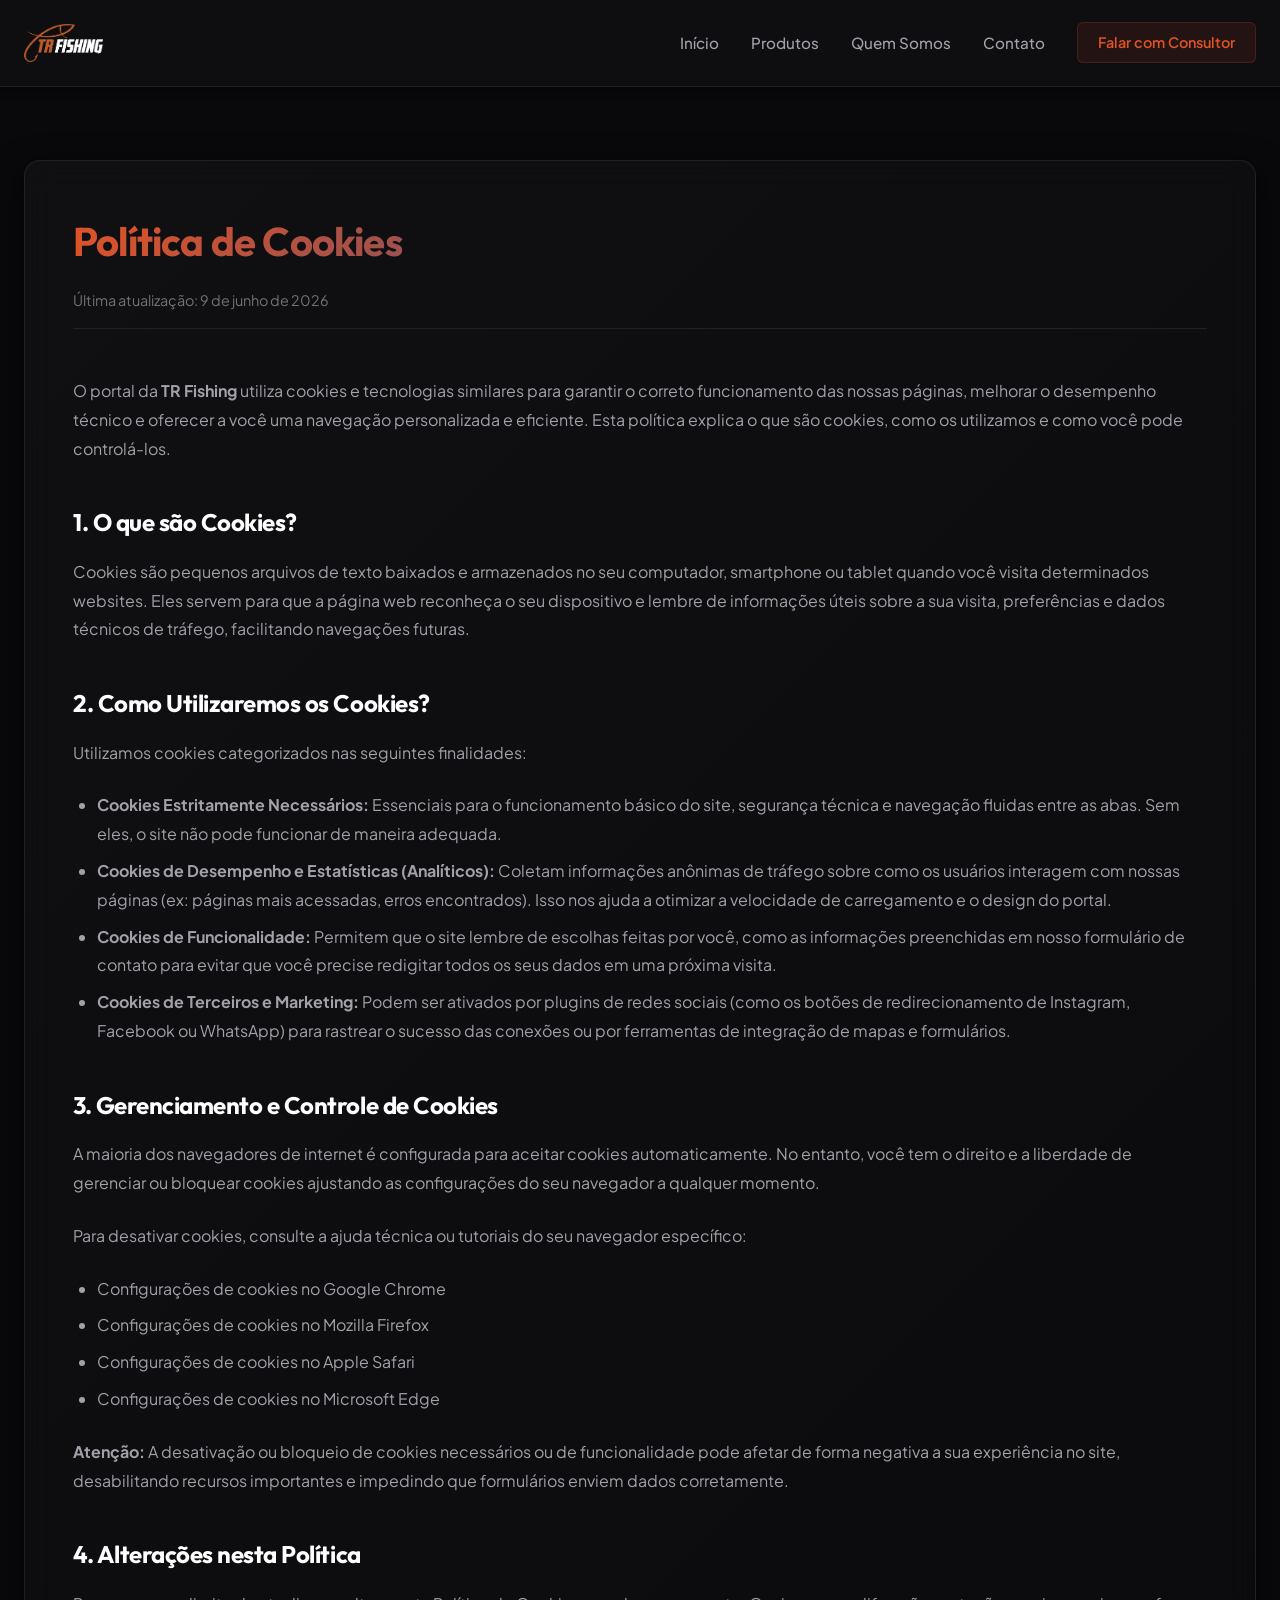
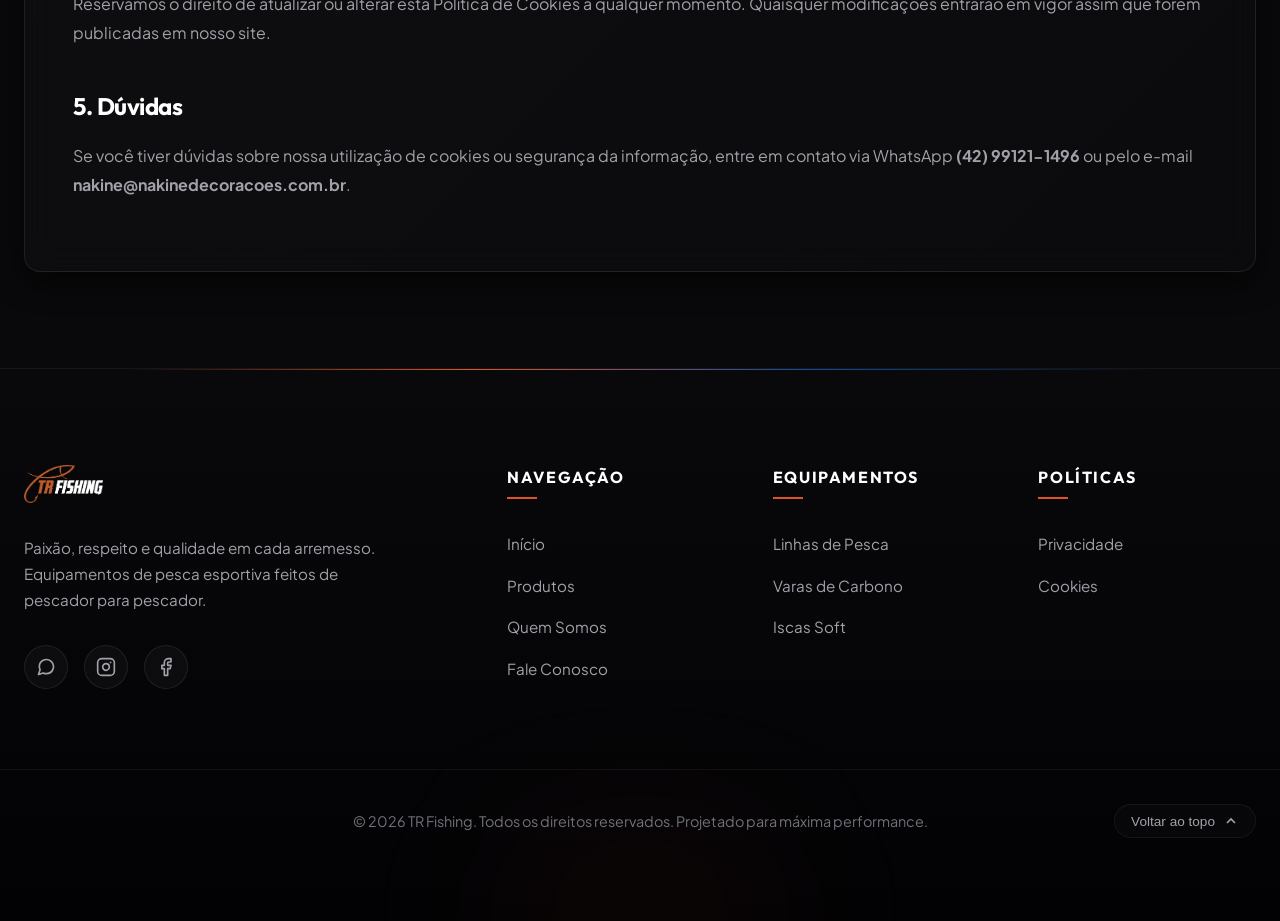
<file: politica-cookies.html>
<!DOCTYPE html>
<html lang="pt-BR">
<head>
    <meta charset="UTF-8">
    <meta name="viewport" content="width=device-width, initial-scale=1.0">
    <title>Política de Cookies | TR Fishing</title>
    <meta name="description" content="Política de Cookies da TR Fishing. Saiba quais cookies utilizamos e como gerenciar suas preferências de navegação.">
    <meta name="robots" content="noindex, follow">
    
    <!-- Fonts -->
    <link rel="preconnect" href="https://fonts.googleapis.com">
    <link rel="preconnect" href="https://fonts.gstatic.com" crossorigin>
    <link href="https://fonts.googleapis.com/css2?family=Outfit:wght@300;400;500;600;700;800&family=Plus+Jakarta+Sans:wght@300;400;500;600;700&display=swap" rel="stylesheet">
    
    <!-- Favicon -->
    <link rel="icon" type="image/webp" href="assets/favicon.webp?v=2">

    <link rel="stylesheet" href="index.css">
    <style>
        .policy-container {
            padding-top: 10rem;
            padding-bottom: 6rem;
        }
        .policy-card {
            background: var(--grad-glass);
            border: 1px solid var(--color-border);
            border-radius: 16px;
            padding: 3rem;
            backdrop-filter: blur(16px);
            box-shadow: var(--shadow-md);
        }
        .policy-title {
            font-size: 2.5rem;
            margin-bottom: 1rem;
            background: var(--grad-primary);
            -webkit-background-clip: text;
            -webkit-text-fill-color: transparent;
            background-clip: text;
        }
        .policy-meta {
            color: var(--color-text-muted);
            font-size: 0.9rem;
            margin-bottom: 3rem;
            border-bottom: 1px solid var(--color-border);
            padding-bottom: 1rem;
        }
        .policy-content h2 {
            font-size: 1.5rem;
            color: #fff;
            margin-top: 2.5rem;
            margin-bottom: 1rem;
        }
        .policy-content p {
            color: var(--color-text-secondary);
            font-size: 1rem;
            line-height: 1.8;
            margin-bottom: 1.5rem;
        }
        .policy-content ul {
            list-style: disc;
            margin-left: 1.5rem;
            margin-bottom: 1.5rem;
            color: var(--color-text-secondary);
        }
        .policy-content li {
            font-size: 1rem;
            line-height: 1.8;
            margin-bottom: 0.5rem;
        }
        @media (max-width: 768px) {
            .policy-card {
                padding: 1.5rem;
            }
            .policy-title {
                font-size: 2rem;
            }
        }
    </style>
</head>
<body>

    <!-- Header / Navbar -->
    <header class="navbar-header scrolled" id="navbar">
        <div class="nav-container">
            <a href="index.html#home" class="logo-area">
                <img src="assets/logo.webp" alt="TR Fishing Logo" class="logo-img">
            </a>
            
            <button class="mobile-toggle" id="mobile-toggle" aria-label="Abrir Menu">
                <svg class="burger-icon" viewBox="0 0 24 24" width="24" height="24">
                    <line x1="4" y1="6" x2="20" y2="6" stroke="currentColor" stroke-width="2" stroke-linecap="round"/>
                    <line x1="4" y1="12" x2="20" y2="12" stroke="currentColor" stroke-width="2" stroke-linecap="round"/>
                    <line x1="4" y1="18" x2="20" y2="18" stroke="currentColor" stroke-width="2" stroke-linecap="round"/>
                </svg>
            </button>

            <nav class="nav-menu" id="nav-menu">
                <a href="index.html#home" class="nav-link">Início</a>
                <a href="index.html#produtos" class="nav-link">Produtos</a>
                <a href="index.html#quem-somos" class="nav-link">Quem Somos</a>
                <a href="index.html#contato" class="nav-link">Contato</a>
                <a href="https://wa.me/5542991211496?text=Olá,%20gostaria%20de%20falar%20com%20um%20consultor%20da%20TR%20Fishing." target="_blank" class="nav-cta">
                    Falar com Consultor
                </a>
            </nav>
        </div>
    </header>

    <!-- Content Area -->
    <main class="policy-container container">
        <article class="policy-card">
            <h1 class="policy-title">Política de Cookies</h1>
            <div class="policy-meta">Última atualização: 9 de junho de 2026</div>
            
            <div class="policy-content">
                <p>O portal da <strong>TR Fishing</strong> utiliza cookies e tecnologias similares para garantir o correto funcionamento das nossas páginas, melhorar o desempenho técnico e oferecer a você uma navegação personalizada e eficiente. Esta política explica o que são cookies, como os utilizamos e como você pode controlá-los.</p>
                
                <h2>1. O que são Cookies?</h2>
                <p>Cookies são pequenos arquivos de texto baixados e armazenados no seu computador, smartphone ou tablet quando você visita determinados websites. Eles servem para que a página web reconheça o seu dispositivo e lembre de informações úteis sobre a sua visita, preferências e dados técnicos de tráfego, facilitando navegações futuras.</p>

                <h2>2. Como Utilizaremos os Cookies?</h2>
                <p>Utilizamos cookies categorizados nas seguintes finalidades:</p>
                <ul>
                    <li><strong>Cookies Estritamente Necessários:</strong> Essenciais para o funcionamento básico do site, segurança técnica e navegação fluidas entre as abas. Sem eles, o site não pode funcionar de maneira adequada.</li>
                    <li><strong>Cookies de Desempenho e Estatísticas (Analíticos):</strong> Coletam informações anônimas de tráfego sobre como os usuários interagem com nossas páginas (ex: páginas mais acessadas, erros encontrados). Isso nos ajuda a otimizar a velocidade de carregamento e o design do portal.</li>
                    <li><strong>Cookies de Funcionalidade:</strong> Permitem que o site lembre de escolhas feitas por você, como as informações preenchidas em nosso formulário de contato para evitar que você precise redigitar todos os seus dados em uma próxima visita.</li>
                    <li><strong>Cookies de Terceiros e Marketing:</strong> Podem ser ativados por plugins de redes sociais (como os botões de redirecionamento de Instagram, Facebook ou WhatsApp) para rastrear o sucesso das conexões ou por ferramentas de integração de mapas e formulários.</li>
                </ul>

                <h2>3. Gerenciamento e Controle de Cookies</h2>
                <p>A maioria dos navegadores de internet é configurada para aceitar cookies automaticamente. No entanto, você tem o direito e a liberdade de gerenciar ou bloquear cookies ajustando as configurações do seu navegador a qualquer momento.</p>
                <p>Para desativar cookies, consulte a ajuda técnica ou tutoriais do seu navegador específico:</p>
                <ul>
                    <li><a href="https://support.google.com/chrome/answer/95647?hl=pt-BR" target="_blank" rel="noopener noreferrer">Configurações de cookies no Google Chrome</a></li>
                    <li><a href="https://support.mozilla.org/pt-BR/kb/gerencie-configuracoes-de-armazenamento-local-de-s" target="_blank" rel="noopener noreferrer">Configurações de cookies no Mozilla Firefox</a></li>
                    <li><a href="https://support.apple.com/pt-br/guide/safari/sfri11471/mac" target="_blank" rel="noopener noreferrer">Configurações de cookies no Apple Safari</a></li>
                    <li><a href="https://support.microsoft.com/pt-br/windows/excluir-e-gerenciar-cookies-168dab11-0753-043d-7c16-ede5947fc64d" target="_blank" rel="noopener noreferrer">Configurações de cookies no Microsoft Edge</a></li>
                </ul>
                <p><strong>Atenção:</strong> A desativação ou bloqueio de cookies necessários ou de funcionalidade pode afetar de forma negativa a sua experiência no site, desabilitando recursos importantes e impedindo que formulários enviem dados corretamente.</p>

                <h2>4. Alterações nesta Política</h2>
                <p>Reservamos o direito de atualizar ou alterar esta Política de Cookies a qualquer momento. Quaisquer modificações entrarão em vigor assim que forem publicadas em nosso site.</p>

                <h2>5. Dúvidas</h2>
                <p>Se você tiver dúvidas sobre nossa utilização de cookies ou segurança da informação, entre em contato via WhatsApp <strong>(42) 99121-1496</strong> ou pelo e-mail <strong>nakine@nakinedecoracoes.com.br</strong>.</p>
            </div>
        </article>
    </main>

    <!-- Footer -->
    <footer class="footer">
        <div class="footer-top-line"></div>
        <div class="container footer-grid">
            <div class="footer-brand">
                <a href="index.html#home" class="logo-area">
                    <img src="assets/logo.webp" alt="TR Fishing Logo" class="logo-img">
                </a>
                <p class="footer-desc">Paixão, respeito e qualidade em cada arremesso. Equipamentos de pesca esportiva feitos de pescador para pescador.</p>
                <div class="footer-socials">
                    <a href="https://wa.me/5542991211496" target="_blank" aria-label="WhatsApp">
                        <svg viewBox="0 0 24 24" width="20" height="20" fill="none" stroke="currentColor" stroke-width="2" stroke-linecap="round" stroke-linejoin="round"><path d="M21 11.5a8.38 8.38 0 0 1-.9 3.8 8.5 8.5 0 0 1-7.6 4.7 8.38 8.38 0 0 1-3.8-.9L3 21l1.9-5.7a8.38 8.38 0 0 1-.9-3.8 8.5 8.5 0 0 1 4.7-7.6 8.38 8.38 0 0 1 3.8-.9h.5a8.48 8.48 0 0 1 8 8v.5z"/></svg>
                    </a>
                    <a href="https://www.instagram.com/tr_fishing_oficial" target="_blank" aria-label="Instagram">
                        <svg viewBox="0 0 24 24" width="20" height="20" fill="none" stroke="currentColor" stroke-width="2" stroke-linecap="round" stroke-linejoin="round"><rect x="2" y="2" width="20" height="20" rx="5" ry="5"/><path d="M16 11.37A4 4 0 1 1 12.63 8 4 4 0 0 1 16 11.37z"/><line x1="17.5" y1="6.5" x2="17.51" y2="6.5"/></svg>
                    </a>
                    <a href="https://www.facebook.com/trfishing" target="_blank" aria-label="Facebook">
                        <svg viewBox="0 0 24 24" width="20" height="20" fill="none" stroke="currentColor" stroke-width="2" stroke-linecap="round" stroke-linejoin="round"><path d="M18 2h-3a5 5 0 0 0-5 5v3H7v4h3v8h4v-8h3l1-4h-4V7a1 1 0 0 1 1-1h3z"/></svg>
                    </a>
                </div>
            </div>
            
            <div class="footer-links footer-nav">
                <h4>Navegação</h4>
                <ul>
                    <li><a href="index.html#home">Início</a></li>
                    <li><a href="index.html#produtos">Produtos</a></li>
                    <li><a href="index.html#quem-somos">Quem Somos</a></li>
                    <li><a href="index.html#contato">Fale Conosco</a></li>
                </ul>
            </div>

            <div class="footer-links footer-equip">
                <h4>Equipamentos</h4>
                <ul>
                    <li><a href="index.html#produtos" onclick="filterCatalog('linhas')">Linhas de Pesca</a></li>
                    <li><a href="index.html#produtos" onclick="filterCatalog('varas')">Varas de Carbono</a></li>
                    <li><a href="index.html#produtos" onclick="filterCatalog('iscas')">Iscas Soft</a></li>
                </ul>
            </div>

            <div class="footer-links footer-policies">
                <h4>Políticas</h4>
                <ul>
                    <li><a href="politica-privacidade.html">Privacidade</a></li>
                    <li><a href="politica-cookies.html">Cookies</a></li>
                </ul>
            </div>
        </div>

        <div class="footer-bottom">
            <div class="container footer-bottom-content">
                <p>&copy; <span id="current-year">2026</span> TR Fishing. Todos os direitos reservados. <span class="footer-credit">Projetado para máxima performance.</span></p>
                <button class="btn-back-to-top" onclick="window.scrollTo({top: 0, behavior: 'smooth'})" aria-label="Voltar ao topo">
                    Voltar ao topo
                    <svg viewBox="0 0 24 24" width="16" height="16" fill="none" stroke="currentColor" stroke-width="2.5"><polyline points="18 15 12 9 6 15"/></svg>
                </button>
            </div>
        </div>
    </footer>

    <script>
        // Stub for filterCatalog to avoid errors on pages other than index.html
        window.filterCatalog = function(category) {
            window.location.href = 'index.html#produtos';
            localStorage.setItem('filterCategory', category);
        };
        // Dynamic year in footer and mobile menu setup
        document.addEventListener('DOMContentLoaded', () => {
            const yearSpan = document.getElementById('current-year');
            if (yearSpan) {
                yearSpan.textContent = new Date().getFullYear();
            }

            // Mobile Navigation Menu Toggle
            const mobileToggle = document.getElementById('mobile-toggle');
            const navMenu = document.getElementById('nav-menu');

            if (mobileToggle && navMenu) {
                mobileToggle.addEventListener('click', () => {
                    navMenu.classList.toggle('open');
                });

                document.addEventListener('click', (e) => {
                    if (!navMenu.contains(e.target) && !mobileToggle.contains(e.target)) {
                        navMenu.classList.remove('open');
                    }
                });
            }
        });
    </script>
</body>
</html>
</file>
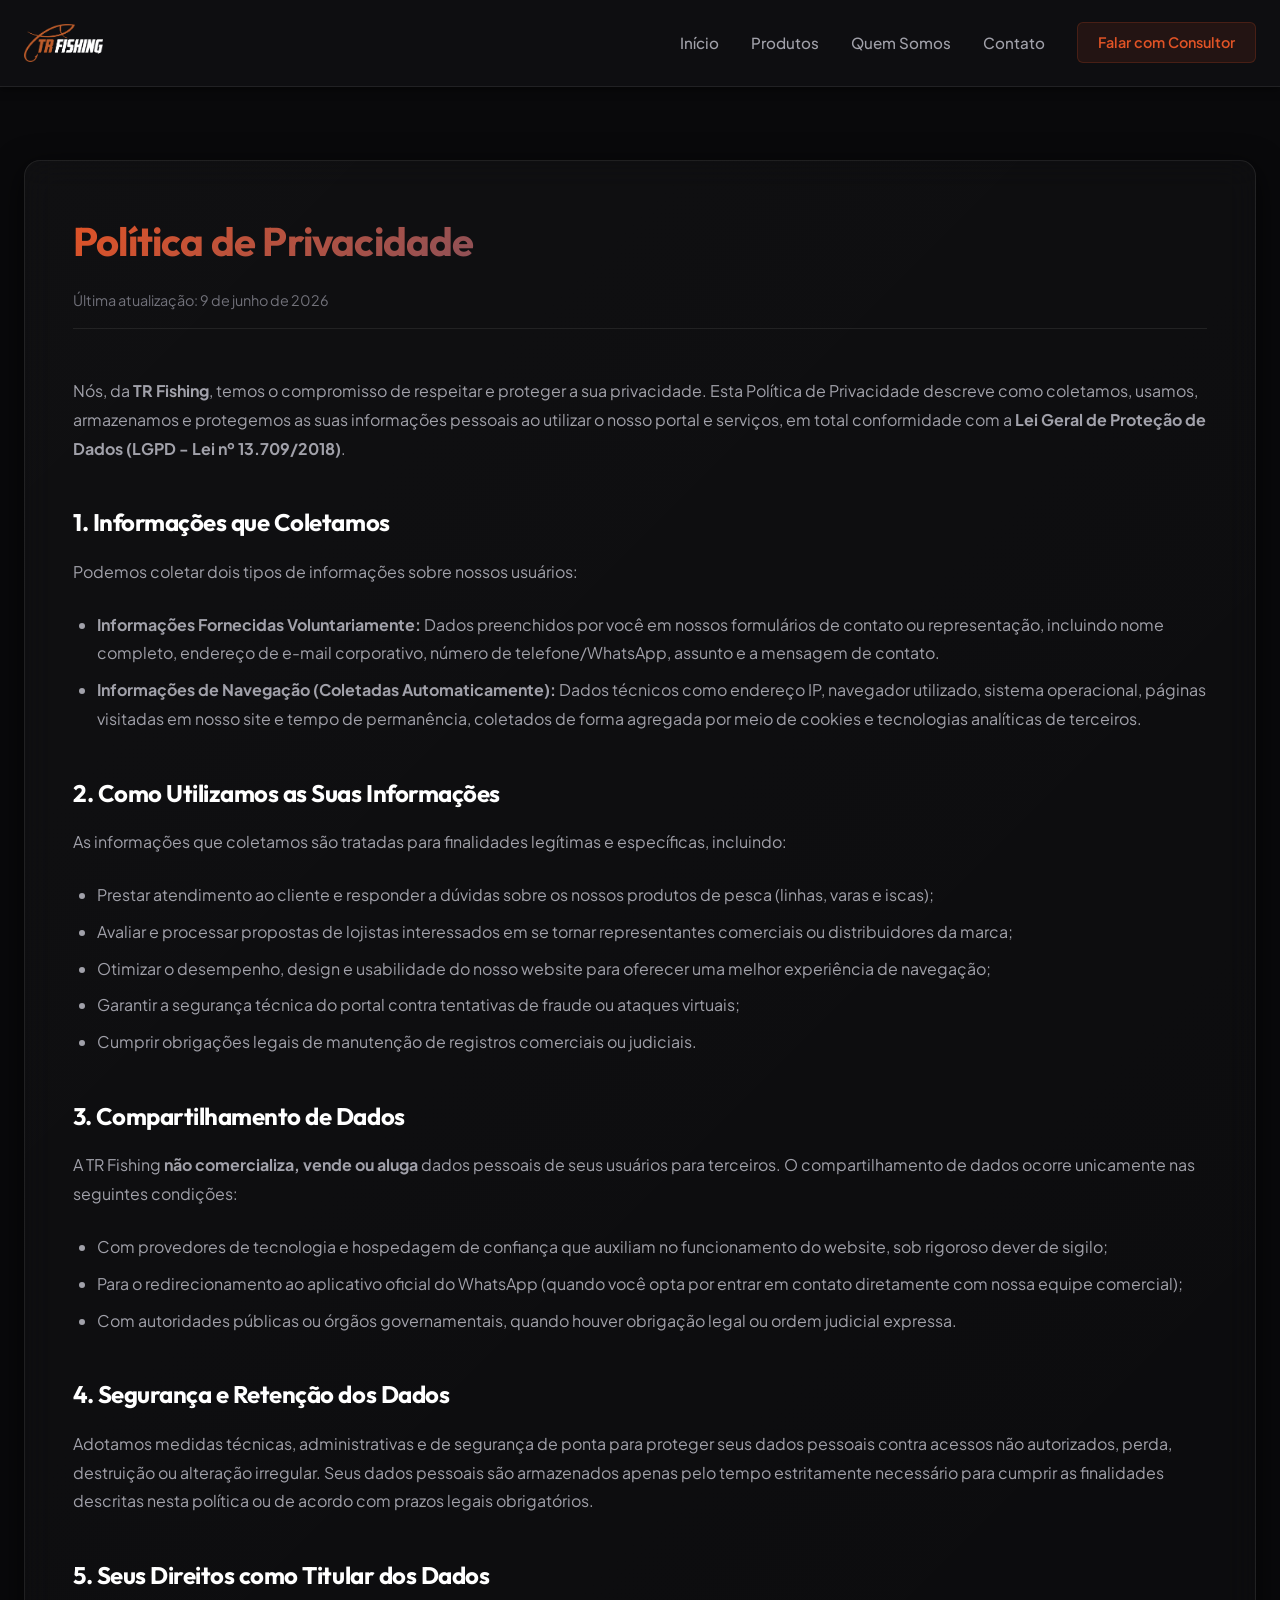
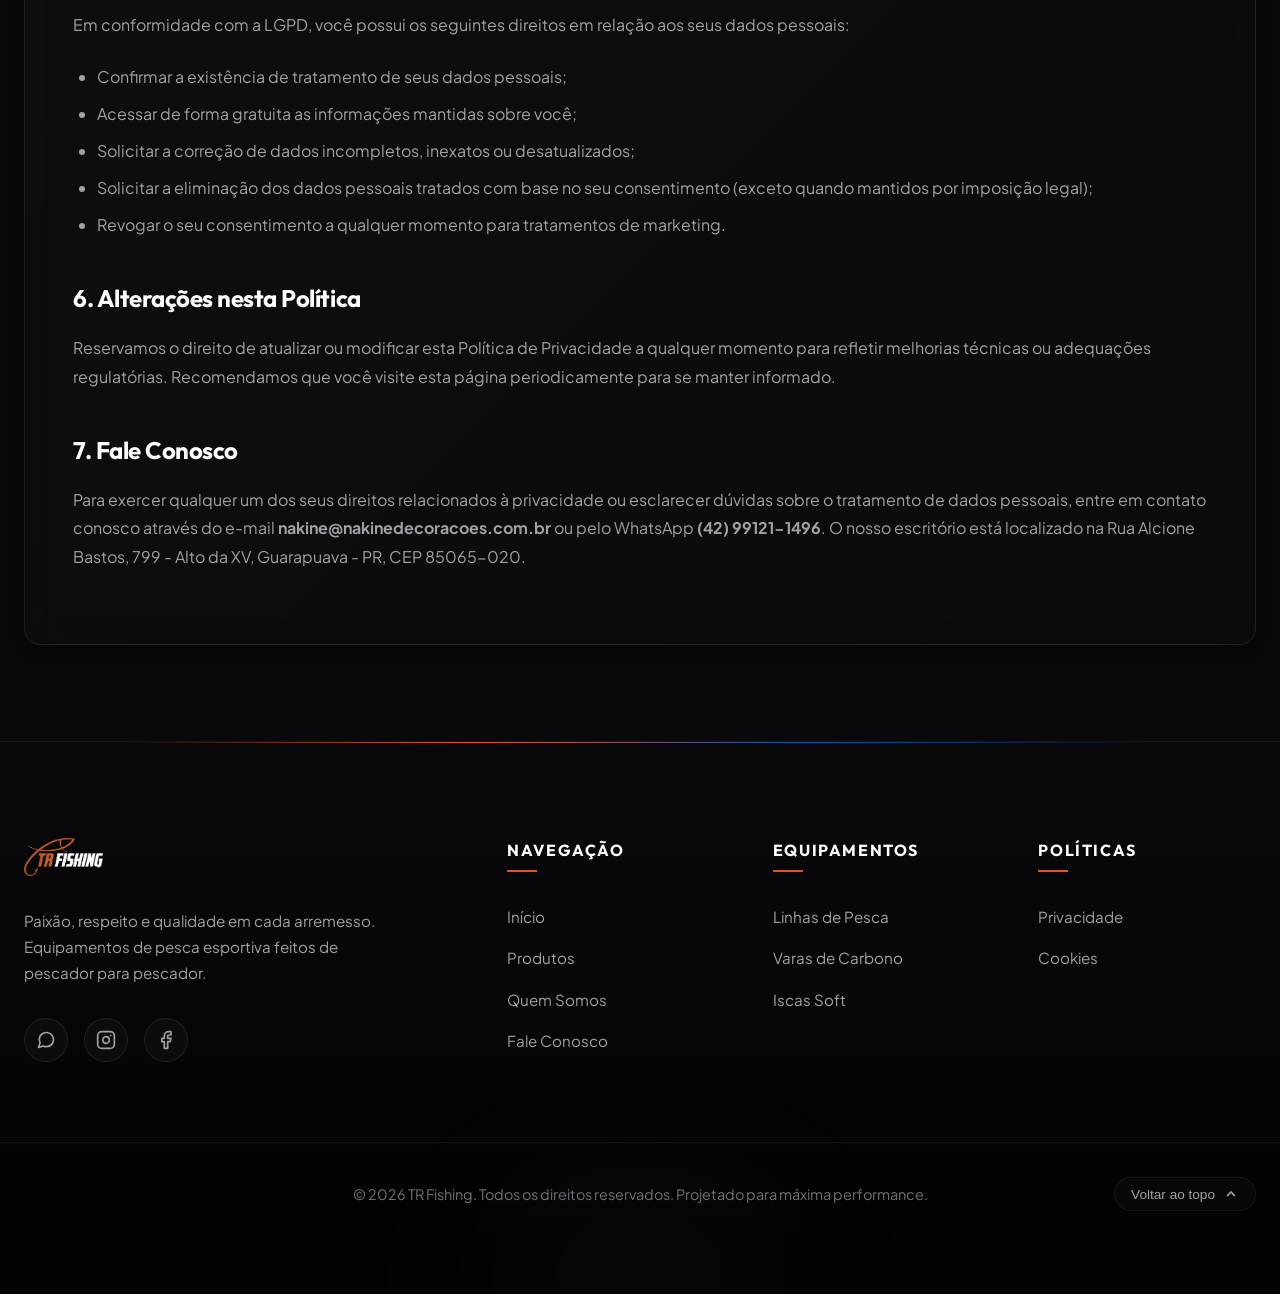
<file: politica-privacidade.html>
<!DOCTYPE html>
<html lang="pt-BR">
<head>
    <meta charset="UTF-8">
    <meta name="viewport" content="width=device-width, initial-scale=1.0">
    <title>Política de Privacidade | TR Fishing</title>
    <meta name="description" content="Política de Privacidade e Proteção de Dados da TR Fishing. Saiba como coletamos, usamos e protegemos seus dados pessoais de acordo com a LGPD.">
    <meta name="robots" content="noindex, follow">
    
    <!-- Fonts -->
    <link rel="preconnect" href="https://fonts.googleapis.com">
    <link rel="preconnect" href="https://fonts.gstatic.com" crossorigin>
    <link href="https://fonts.googleapis.com/css2?family=Outfit:wght@300;400;500;600;700;800&family=Plus+Jakarta+Sans:wght@300;400;500;600;700&display=swap" rel="stylesheet">
    
    <!-- Favicon -->
    <link rel="icon" type="image/webp" href="assets/favicon.webp?v=2">

    <link rel="stylesheet" href="index.css">
    <style>
        .policy-container {
            padding-top: 10rem;
            padding-bottom: 6rem;
        }
        .policy-card {
            background: var(--grad-glass);
            border: 1px solid var(--color-border);
            border-radius: 16px;
            padding: 3rem;
            backdrop-filter: blur(16px);
            box-shadow: var(--shadow-md);
        }
        .policy-title {
            font-size: 2.5rem;
            margin-bottom: 1rem;
            background: var(--grad-primary);
            -webkit-background-clip: text;
            -webkit-text-fill-color: transparent;
            background-clip: text;
        }
        .policy-meta {
            color: var(--color-text-muted);
            font-size: 0.9rem;
            margin-bottom: 3rem;
            border-bottom: 1px solid var(--color-border);
            padding-bottom: 1rem;
        }
        .policy-content h2 {
            font-size: 1.5rem;
            color: #fff;
            margin-top: 2.5rem;
            margin-bottom: 1rem;
        }
        .policy-content p {
            color: var(--color-text-secondary);
            font-size: 1rem;
            line-height: 1.8;
            margin-bottom: 1.5rem;
        }
        .policy-content ul {
            list-style: disc;
            margin-left: 1.5rem;
            margin-bottom: 1.5rem;
            color: var(--color-text-secondary);
        }
        .policy-content li {
            font-size: 1rem;
            line-height: 1.8;
            margin-bottom: 0.5rem;
        }
        @media (max-width: 768px) {
            .policy-card {
                padding: 1.5rem;
            }
            .policy-title {
                font-size: 2rem;
            }
        }
    </style>
</head>
<body>

    <!-- Header / Navbar -->
    <header class="navbar-header scrolled" id="navbar">
        <div class="nav-container">
            <a href="index.html#home" class="logo-area">
                <img src="assets/logo.webp" alt="TR Fishing Logo" class="logo-img">
            </a>
            
            <button class="mobile-toggle" id="mobile-toggle" aria-label="Abrir Menu">
                <svg class="burger-icon" viewBox="0 0 24 24" width="24" height="24">
                    <line x1="4" y1="6" x2="20" y2="6" stroke="currentColor" stroke-width="2" stroke-linecap="round"/>
                    <line x1="4" y1="12" x2="20" y2="12" stroke="currentColor" stroke-width="2" stroke-linecap="round"/>
                    <line x1="4" y1="18" x2="20" y2="18" stroke="currentColor" stroke-width="2" stroke-linecap="round"/>
                </svg>
            </button>

            <nav class="nav-menu" id="nav-menu">
                <a href="index.html#home" class="nav-link">Início</a>
                <a href="index.html#produtos" class="nav-link">Produtos</a>
                <a href="index.html#quem-somos" class="nav-link">Quem Somos</a>
                <a href="index.html#contato" class="nav-link">Contato</a>
                <a href="https://wa.me/5542991211496?text=Olá,%20gostaria%20de%20falar%20com%20um%20consultor%20da%20TR%20Fishing." target="_blank" class="nav-cta">
                    Falar com Consultor
                </a>
            </nav>
        </div>
    </header>

    <!-- Content Area -->
    <main class="policy-container container">
        <article class="policy-card">
            <h1 class="policy-title">Política de Privacidade</h1>
            <div class="policy-meta">Última atualização: 9 de junho de 2026</div>
            
            <div class="policy-content">
                <p>Nós, da <strong>TR Fishing</strong>, temos o compromisso de respeitar e proteger a sua privacidade. Esta Política de Privacidade descreve como coletamos, usamos, armazenamos e protegemos as suas informações pessoais ao utilizar o nosso portal e serviços, em total conformidade com a <strong>Lei Geral de Proteção de Dados (LGPD - Lei nº 13.709/2018)</strong>.</p>
                
                <h2>1. Informações que Coletamos</h2>
                <p>Podemos coletar dois tipos de informações sobre nossos usuários:</p>
                <ul>
                    <li><strong>Informações Fornecidas Voluntariamente:</strong> Dados preenchidos por você em nossos formulários de contato ou representação, incluindo nome completo, endereço de e-mail corporativo, número de telefone/WhatsApp, assunto e a mensagem de contato.</li>
                    <li><strong>Informações de Navegação (Coletadas Automaticamente):</strong> Dados técnicos como endereço IP, navegador utilizado, sistema operacional, páginas visitadas em nosso site e tempo de permanência, coletados de forma agregada por meio de cookies e tecnologias analíticas de terceiros.</li>
                </ul>

                <h2>2. Como Utilizamos as Suas Informações</h2>
                <p>As informações que coletamos são tratadas para finalidades legítimas e específicas, incluindo:</p>
                <ul>
                    <li>Prestar atendimento ao cliente e responder a dúvidas sobre os nossos produtos de pesca (linhas, varas e iscas);</li>
                    <li>Avaliar e processar propostas de lojistas interessados em se tornar representantes comerciais ou distribuidores da marca;</li>
                    <li>Otimizar o desempenho, design e usabilidade do nosso website para oferecer uma melhor experiência de navegação;</li>
                    <li>Garantir a segurança técnica do portal contra tentativas de fraude ou ataques virtuais;</li>
                    <li>Cumprir obrigações legais de manutenção de registros comerciais ou judiciais.</li>
                </ul>

                <h2>3. Compartilhamento de Dados</h2>
                <p>A TR Fishing <strong>não comercializa, vende ou aluga</strong> dados pessoais de seus usuários para terceiros. O compartilhamento de dados ocorre unicamente nas seguintes condições:</p>
                <ul>
                    <li>Com provedores de tecnologia e hospedagem de confiança que auxiliam no funcionamento do website, sob rigoroso dever de sigilo;</li>
                    <li>Para o redirecionamento ao aplicativo oficial do WhatsApp (quando você opta por entrar em contato diretamente com nossa equipe comercial);</li>
                    <li>Com autoridades públicas ou órgãos governamentais, quando houver obrigação legal ou ordem judicial expressa.</li>
                </ul>

                <h2>4. Segurança e Retenção dos Dados</h2>
                <p>Adotamos medidas técnicas, administrativas e de segurança de ponta para proteger seus dados pessoais contra acessos não autorizados, perda, destruição ou alteração irregular. Seus dados pessoais são armazenados apenas pelo tempo estritamente necessário para cumprir as finalidades descritas nesta política ou de acordo com prazos legais obrigatórios.</p>

                <h2>5. Seus Direitos como Titular dos Dados</h2>
                <p>Em conformidade com a LGPD, você possui os seguintes direitos em relação aos seus dados pessoais:</p>
                <ul>
                    <li>Confirmar a existência de tratamento de seus dados pessoais;</li>
                    <li>Acessar de forma gratuita as informações mantidas sobre você;</li>
                    <li>Solicitar a correção de dados incompletos, inexatos ou desatualizados;</li>
                    <li>Solicitar a eliminação dos dados pessoais tratados com base no seu consentimento (exceto quando mantidos por imposição legal);</li>
                    <li>Revogar o seu consentimento a qualquer momento para tratamentos de marketing.</li>
                </ul>

                <h2>6. Alterações nesta Política</h2>
                <p>Reservamos o direito de atualizar ou modificar esta Política de Privacidade a qualquer momento para refletir melhorias técnicas ou adequações regulatórias. Recomendamos que você visite esta página periodicamente para se manter informado.</p>

                <h2>7. Fale Conosco</h2>
                <p>Para exercer qualquer um dos seus direitos relacionados à privacidade ou esclarecer dúvidas sobre o tratamento de dados pessoais, entre em contato conosco através do e-mail <strong>nakine@nakinedecoracoes.com.br</strong> ou pelo WhatsApp <strong>(42) 99121-1496</strong>. O nosso escritório está localizado na Rua Alcione Bastos, 799 - Alto da XV, Guarapuava - PR, CEP 85065-020.</p>
            </div>
        </article>
    </main>

    <!-- Footer -->
    <footer class="footer">
        <div class="footer-top-line"></div>
        <div class="container footer-grid">
            <div class="footer-brand">
                <a href="index.html#home" class="logo-area">
                    <img src="assets/logo.webp" alt="TR Fishing Logo" class="logo-img">
                </a>
                <p class="footer-desc">Paixão, respeito e qualidade em cada arremesso. Equipamentos de pesca esportiva feitos de pescador para pescador.</p>
                <div class="footer-socials">
                    <a href="https://wa.me/5542991211496" target="_blank" aria-label="WhatsApp">
                        <svg viewBox="0 0 24 24" width="20" height="20" fill="none" stroke="currentColor" stroke-width="2" stroke-linecap="round" stroke-linejoin="round"><path d="M21 11.5a8.38 8.38 0 0 1-.9 3.8 8.5 8.5 0 0 1-7.6 4.7 8.38 8.38 0 0 1-3.8-.9L3 21l1.9-5.7a8.38 8.38 0 0 1-.9-3.8 8.5 8.5 0 0 1 4.7-7.6 8.38 8.38 0 0 1 3.8-.9h.5a8.48 8.48 0 0 1 8 8v.5z"/></svg>
                    </a>
                    <a href="https://www.instagram.com/tr_fishing_oficial" target="_blank" aria-label="Instagram">
                        <svg viewBox="0 0 24 24" width="20" height="20" fill="none" stroke="currentColor" stroke-width="2" stroke-linecap="round" stroke-linejoin="round"><rect x="2" y="2" width="20" height="20" rx="5" ry="5"/><path d="M16 11.37A4 4 0 1 1 12.63 8 4 4 0 0 1 16 11.37z"/><line x1="17.5" y1="6.5" x2="17.51" y2="6.5"/></svg>
                    </a>
                    <a href="https://www.facebook.com/trfishing" target="_blank" aria-label="Facebook">
                        <svg viewBox="0 0 24 24" width="20" height="20" fill="none" stroke="currentColor" stroke-width="2" stroke-linecap="round" stroke-linejoin="round"><path d="M18 2h-3a5 5 0 0 0-5 5v3H7v4h3v8h4v-8h3l1-4h-4V7a1 1 0 0 1 1-1h3z"/></svg>
                    </a>
                </div>
            </div>
            
            <div class="footer-links footer-nav">
                <h4>Navegação</h4>
                <ul>
                    <li><a href="index.html#home">Início</a></li>
                    <li><a href="index.html#produtos">Produtos</a></li>
                    <li><a href="index.html#quem-somos">Quem Somos</a></li>
                    <li><a href="index.html#contato">Fale Conosco</a></li>
                </ul>
            </div>

            <div class="footer-links footer-equip">
                <h4>Equipamentos</h4>
                <ul>
                    <li><a href="index.html#produtos" onclick="filterCatalog('linhas')">Linhas de Pesca</a></li>
                    <li><a href="index.html#produtos" onclick="filterCatalog('varas')">Varas de Carbono</a></li>
                    <li><a href="index.html#produtos" onclick="filterCatalog('iscas')">Iscas Soft</a></li>
                </ul>
            </div>

            <div class="footer-links footer-policies">
                <h4>Políticas</h4>
                <ul>
                    <li><a href="politica-privacidade.html">Privacidade</a></li>
                    <li><a href="politica-cookies.html">Cookies</a></li>
                </ul>
            </div>
        </div>

        <div class="footer-bottom">
            <div class="container footer-bottom-content">
                <p>&copy; <span id="current-year">2026</span> TR Fishing. Todos os direitos reservados. <span class="footer-credit">Projetado para máxima performance.</span></p>
                <button class="btn-back-to-top" onclick="window.scrollTo({top: 0, behavior: 'smooth'})" aria-label="Voltar ao topo">
                    Voltar ao topo
                    <svg viewBox="0 0 24 24" width="16" height="16" fill="none" stroke="currentColor" stroke-width="2.5"><polyline points="18 15 12 9 6 15"/></svg>
                </button>
            </div>
        </div>
    </footer>

    <script>
        // Stub for filterCatalog to avoid errors on pages other than index.html
        window.filterCatalog = function(category) {
            window.location.href = 'index.html#produtos';
            localStorage.setItem('filterCategory', category);
        };
        // Dynamic year in footer and mobile menu setup
        document.addEventListener('DOMContentLoaded', () => {
            const yearSpan = document.getElementById('current-year');
            if (yearSpan) {
                yearSpan.textContent = new Date().getFullYear();
            }

            // Mobile Navigation Menu Toggle
            const mobileToggle = document.getElementById('mobile-toggle');
            const navMenu = document.getElementById('nav-menu');

            if (mobileToggle && navMenu) {
                mobileToggle.addEventListener('click', () => {
                    navMenu.classList.toggle('open');
                });

                document.addEventListener('click', (e) => {
                    if (!navMenu.contains(e.target) && !mobileToggle.contains(e.target)) {
                        navMenu.classList.remove('open');
                    }
                });
            }
        });
    </script>
</body>
</html>
</file>
<file: index.css>
/* ==========================================================================
   TR Fishing CSS Stylesheet - Premium Design System
   ========================================================================== */

/* Variables & Tokens */
:root {
    /* Colors */
    --color-bg-base: #09090b;       /* Dark base background */
    --color-bg-surface: #121214;    /* Surface containers */
    --color-bg-glass: rgba(18, 18, 20, 0.7); /* Translucent glass containers */
    --color-border: rgba(255, 255, 255, 0.08);
    --color-border-glow: rgba(224, 83, 38, 0.2);
    
    --color-text-primary: #f4f4f5;   /* Pure zinc white */
    --color-text-secondary: #a1a1aa; /* Muted zinc grey */
    --color-text-muted: #71717a;     /* Muted hints */
    
    /* Accents */
    --color-primary: #e05326;        /* Vibrant Teal */
    --color-primary-hover: #c43f16;  /* Deep Teal */
    --color-secondary: #0b4ca5;      /* Bright Blue */
    --color-accent: #e05326;         /* Neon Green (Fishing vibe) */
    
    /* Gradients */
    --grad-primary: linear-gradient(135deg, #e05326 0%, #0b4ca5 100%);
    --grad-dark: linear-gradient(180deg, #09090b 0%, #121214 100%);
    --grad-glass: linear-gradient(135deg, rgba(255, 255, 255, 0.03) 0%, rgba(255, 255, 255, 0.01) 100%);
    
    /* Typography */
    --font-heading: 'Outfit', sans-serif;
    --font-body: 'Plus Jakarta Sans', sans-serif;
    
    /* Shadows & Glows */
    --shadow-sm: 0 2px 8px rgba(0, 0, 0, 0.5);
    --shadow-md: 0 8px 30px rgba(0, 0, 0, 0.7);
    --shadow-glow: 0 0 25px rgba(224, 83, 38, 0.3);
    
    /* Transitions */
    --transition-fast: 0.2s cubic-bezier(0.4, 0, 0.2, 1);
    --transition-normal: 0.4s cubic-bezier(0.4, 0, 0.2, 1);
    --transition-slow: 0.7s cubic-bezier(0.4, 0, 0.2, 1);
}

/* Reset & Base Styles */
* {
    margin: 0;
    padding: 0;
    box-sizing: border-box;
    scroll-behavior: smooth;
}

body {
    background-color: var(--color-bg-base);
    color: var(--color-text-primary);
    font-family: var(--font-body);
    line-height: 1.6;
    overflow-x: hidden;
    -webkit-font-smoothing: antialiased;
    scrollbar-color: var(--color-primary) #09090b; /* Fallback for Firefox and some mobile browsers */
}

h1, h2, h3, h4, h5, h6 {
    font-family: var(--font-heading);
    font-weight: 700;
    letter-spacing: -0.02em;
    color: var(--color-text-primary);
}

a {
    color: inherit;
    text-decoration: none;
    transition: var(--transition-fast);
}

img {
    max-width: 100%;
    height: auto;
    display: block;
}

ul {
    list-style: none;
}

.container {
    width: 100%;
    max-width: 1536px;
    margin: 0 auto;
    padding: 0 1.5rem;
}

.text-center {
    text-align: center;
}

/* Typography Utils */
.gradient-text {
    background: var(--grad-primary);
    -webkit-background-clip: text;
    -webkit-text-fill-color: transparent;
    background-clip: text;
}

.glow-text {
    text-shadow: 0 0 10px rgba(224, 83, 38, 0.4);
    color: var(--color-primary);
}

/* Buttons */
.btn {
    display: inline-flex;
    align-items: center;
    justify-content: center;
    gap: 0.5rem;
    padding: 0.75rem 1.75rem;
    font-family: var(--font-heading);
    font-weight: 600;
    font-size: 0.95rem;
    border-radius: 8px;
    cursor: pointer;
    transition: all var(--transition-normal);
}

.btn-primary {
    background: var(--grad-primary);
    color: #020617;
    border: none;
    box-shadow: 0 4px 15px rgba(224, 83, 38, 0.3);
}

.btn-primary:hover {
    transform: translateY(-2px);
    box-shadow: 0 8px 25px rgba(224, 83, 38, 0.5), var(--shadow-glow);
}

.btn-secondary {
    background: transparent;
    color: var(--color-text-primary);
    border: 1px solid var(--color-border);
    backdrop-filter: blur(10px);
}

.btn-secondary:hover {
    background: rgba(255, 255, 255, 0.05);
    border-color: var(--color-primary);
    transform: translateY(-2px);
}

.btn-full {
    width: 100%;
}

/* Header & Glassmorphic Navigation */
.navbar-header {
    position: fixed;
    top: 0;
    left: 0;
    width: 100%;
    z-index: 1000;
    border-bottom: 1px solid var(--color-border);
    transition: all var(--transition-normal);
    background: rgba(9, 9, 11, 0.8);
    backdrop-filter: blur(16px);
}

.navbar-header.scrolled {
    background: var(--color-bg-glass);
    padding: 0.6rem 0;
    box-shadow: var(--shadow-sm);
}

.nav-container {
    display: flex;
    justify-content: space-between;
    align-items: center;
    max-width: 1536px;
    margin: 0 auto;
    padding: 1.2rem 1.5rem;
    transition: all var(--transition-normal);
}

.navbar-header.scrolled .nav-container {
    padding: 0.8rem 1.5rem;
}

.logo-area {
    display: flex;
    align-items: center;
}

.logo-img {
    height: 38px;
    width: auto;
    display: block;
    object-fit: contain;
    transition: transform var(--transition-fast);
}

.logo-area:hover .logo-img {
    transform: scale(1.03);
}

.nav-menu {
    display: flex;
    align-items: center;
    gap: 2rem;
}

.nav-link {
    font-size: 0.95rem;
    font-weight: 500;
    color: var(--color-text-secondary);
    position: relative;
    padding: 0.25rem 0;
}

.nav-link:hover, .nav-link.active {
    color: var(--color-text-primary);
}

.nav-link::after {
    content: '';
    position: absolute;
    bottom: 0;
    left: 0;
    width: 0;
    height: 2px;
    background: var(--grad-primary);
    transition: width var(--transition-fast);
}

.nav-link:hover::after, .nav-link.active::after {
    width: 100%;
}

.nav-cta {
    background: rgba(224, 83, 38, 0.1);
    color: var(--color-primary);
    border: 1px solid rgba(224, 83, 38, 0.2);
    padding: 0.5rem 1.25rem;
    border-radius: 6px;
    font-size: 0.9rem;
    font-weight: 600;
}

.nav-cta:hover {
    background: var(--grad-primary);
    color: #020617;
    border-color: transparent;
    box-shadow: 0 4px 12px rgba(224, 83, 38, 0.2);
}

/* Mobile Toggle */
.mobile-toggle {
    display: none;
    background: none;
    border: none;
    color: var(--color-text-primary);
    cursor: pointer;
}

/* Hero Section */
.hero-section {
    position: relative;
    min-height: 100vh;
    display: flex;
    align-items: center;
    justify-content: center;
    padding-top: 80px;
    overflow: hidden;
}

.hero-bg {
    position: absolute;
    top: 0;
    left: 0;
    width: 100%;
    height: 100%;
    background-size: cover;
    background-position: center;
    z-index: -1;
    transform: scale(1.02);
    transition: transform var(--transition-slow);
}

.hero-content {
    text-align: center;
    max-width: 800px;
    z-index: 10;
}

.hero-tagline {
    font-size: 0.9rem;
    font-weight: 700;
    letter-spacing: 0.2em;
    display: block;
    margin-bottom: 1.5rem;
}

.hero-title {
    font-size: clamp(2.5rem, 5vw, 4.5rem);
    line-height: 1.1;
    font-weight: 800;
    margin-bottom: 1.5rem;
}

.hero-subtitle {
    font-size: clamp(1rem, 2vw, 1.25rem);
    color: var(--color-text-secondary);
    max-width: 650px;
    margin: 0 auto 2.5rem;
}

.hero-actions {
    display: flex;
    justify-content: center;
    gap: 1rem;
}

.scroll-indicator {
    position: absolute;
    bottom: 2rem;
    left: 50%;
    transform: translateX(-50%);
    display: flex;
    flex-direction: column;
    align-items: center;
    gap: 0.5rem;
    color: var(--color-text-secondary);
    z-index: 10;
}

.scroll-indicator .mouse {
    width: 26px;
    height: 42px;
    border: 2px solid var(--color-text-muted);
    border-radius: 20px;
    position: relative;
}

.scroll-indicator .mouse .wheel {
    width: 4px;
    height: 8px;
    background-color: var(--color-primary);
    border-radius: 2px;
    position: absolute;
    top: 6px;
    left: 50%;
    transform: translateX(-50%);
    animation: scroll-wheel 1.5s infinite;
}

.scroll-indicator .label {
    font-size: 0.75rem;
    letter-spacing: 0.1em;
    text-transform: uppercase;
}

@keyframes scroll-wheel {
    0% { top: 6px; opacity: 1; }
    50% { top: 14px; opacity: 0; }
    100% { top: 6px; opacity: 1; }
}

/* Highlight Bar */
.highlight-bar {
    background-color: var(--color-bg-surface);
    border-top: 1px solid var(--color-border);
    border-bottom: 1px solid var(--color-border);
    padding: 3rem 0;
}

.highlights-wrapper {
    display: grid;
    grid-template-columns: repeat(auto-fit, minmax(280px, 1fr));
    gap: 2.5rem;
}

.highlight-item {
    display: flex;
    align-items: center;
    gap: 1.2rem;
}

.highlight-icon {
    width: 60px;
    height: 60px;
    background: rgba(224, 83, 38, 0.05);
    border: 1px solid var(--color-border-glow);
    border-radius: 12px;
    display: flex;
    align-items: center;
    justify-content: center;
    color: var(--color-primary);
    box-shadow: 0 4px 10px rgba(0, 0, 0, 0.2);
}

.highlight-item h4 {
    font-size: 1.1rem;
    margin-bottom: 0.25rem;
}

.highlight-item p {
    font-size: 0.88rem;
    color: var(--color-text-secondary);
}

/* Section Header Shared */
.section-header {
    margin-bottom: 4rem;
}

.section-tag {
    font-size: 0.8rem;
    font-weight: 700;
    letter-spacing: 0.15em;
    display: block;
    margin-bottom: 0.75rem;
}

.section-title {
    font-size: clamp(2rem, 3.5vw, 2.75rem);
    margin-bottom: 1rem;
}

.section-subtitle {
    font-size: 1.05rem;
    color: var(--color-text-secondary);
    max-width: 600px;
    margin: 0 auto;
}

/* Products Section & Catalog Grid */
.products-section {
    padding: 6rem 1.5rem;
}

.filter-controls {
    display: flex;
    justify-content: center;
    flex-wrap: wrap;
    gap: 0.75rem;
    margin-bottom: 3rem;
}

.filter-btn {
    background: var(--color-bg-surface);
    color: var(--color-text-secondary);
    border: 1px solid var(--color-border);
    padding: 0.6rem 1.5rem;
    font-family: var(--font-heading);
    font-weight: 600;
    font-size: 0.9rem;
    border-radius: 30px;
    cursor: pointer;
    transition: all var(--transition-fast);
}

.filter-btn:hover {
    color: var(--color-text-primary);
    border-color: var(--color-primary);
}

.filter-btn.active {
    background: var(--grad-primary);
    color: #020617;
    border-color: transparent;
    box-shadow: 0 4px 12px rgba(224, 83, 38, 0.3);
}

.products-grid {
    display: grid;
    grid-template-columns: repeat(auto-fill, minmax(320px, 1fr));
    gap: 2rem;
    max-width: 1200px;
    margin: 0 auto;
}

.product-card {
    background: var(--grad-glass);
    border: 1px solid var(--color-border);
    border-radius: 14px;
    overflow: hidden;
    transition: border-color var(--transition-normal), box-shadow var(--transition-normal), transform 0.15s cubic-bezier(0.25, 1, 0.5, 1);
    position: relative;
    display: flex;
    flex-direction: column;
    transform-style: preserve-3d;
    will-change: transform;
}

.product-card::after {
    content: '';
    position: absolute;
    top: 0;
    left: 0;
    width: 100%;
    height: 100%;
    background: radial-gradient(circle at var(--glare-x, 50%) var(--glare-y, 50%), rgba(255, 255, 255, 0.08) 0%, transparent 60%);
    pointer-events: none;
    z-index: 5;
    opacity: 0;
    transition: opacity var(--transition-normal);
}

.product-card:hover::after {
    opacity: 1;
}

.product-card:hover {
    border-color: var(--color-primary);
    box-shadow: var(--shadow-md), 0 10px 30px rgba(224, 83, 38, 0.05);
}

.product-img-wrapper {
    position: relative;
    width: 100%;
    height: 220px;
    overflow: hidden;
    background: #020204;
}

.product-image {
    width: 100%;
    height: 100%;
    object-fit: cover;
    transition: transform var(--transition-slow);
}

.product-card:hover .product-image {
    transform: scale(1.08);
}

.product-badge {
    position: absolute;
    top: 1rem;
    right: 1rem;
    background-color: var(--color-accent);
    color: #020617;
    font-size: 0.75rem;
    font-weight: 800;
    padding: 0.25rem 0.75rem;
    border-radius: 30px;
    text-transform: uppercase;
}

.product-badge.accent {
    background: var(--grad-primary);
}

.product-info {
    padding: 1.5rem;
    display: flex;
    flex-direction: column;
    flex-grow: 1;
}

.product-category-tag {
    font-size: 0.75rem;
    font-weight: 700;
    color: var(--color-primary);
    text-transform: uppercase;
    letter-spacing: 0.05em;
    margin-bottom: 0.5rem;
    display: block;
}

.product-name {
    font-size: 1.25rem;
    font-weight: 700;
    margin-bottom: 0.75rem;
}

.product-short-desc {
    font-size: 0.9rem;
    color: var(--color-text-secondary);
    margin-bottom: 1.5rem;
    flex-grow: 1;
}

.btn-detail {
    display: flex;
    align-items: center;
    gap: 0.5rem;
    background: none;
    border: none;
    color: var(--color-text-primary);
    font-family: var(--font-heading);
    font-weight: 600;
    font-size: 0.9rem;
    cursor: pointer;
    padding: 0.25rem 0;
    transition: all var(--transition-fast);
    align-self: flex-start;
}

.btn-detail svg {
    transition: transform var(--transition-fast);
}

.btn-detail:hover {
    color: var(--color-primary);
}

.btn-detail:hover svg {
    transform: translateX(4px);
}

/* About Us Section */
.about-section {
    background-color: var(--color-bg-surface);
    border-top: 1px solid var(--color-border);
    border-bottom: 1px solid var(--color-border);
    padding: 6rem 0;
}

.about-grid {
    display: grid;
    grid-template-columns: 1fr 1fr;
    gap: 4rem;
    align-items: center;
}

.about-content .about-lead {
    font-size: 1.15rem;
    font-weight: 500;
    margin-bottom: 1.5rem;
}

.about-content .about-desc {
    color: var(--color-text-secondary);
    margin-bottom: 2.5rem;
}

.about-mission {
    display: flex;
    gap: 1.25rem;
}

.mission-bar {
    width: 4px;
    background: var(--grad-primary);
    border-radius: 4px;
    flex-shrink: 0;
}

.about-mission blockquote {
    font-family: var(--font-heading);
    font-size: 1.1rem;
    font-style: italic;
    color: var(--color-text-primary);
    line-height: 1.5;
}

.about-cards-grid {
    display: grid;
    grid-template-columns: 1fr 1fr;
    gap: 1.5rem;
}

.value-card {
    background: var(--color-bg-base);
    border: 1px solid var(--color-border);
    border-radius: 12px;
    padding: 2rem;
    transition: all var(--transition-normal);
}

.value-card:hover {
    border-color: var(--color-primary-hover);
    transform: translateY(-5px);
    box-shadow: 0 10px 20px rgba(0,0,0,0.3);
}

.value-icon {
    width: 48px;
    height: 48px;
    background: rgba(224, 83, 38, 0.05);
    border-radius: 8px;
    display: flex;
    align-items: center;
    justify-content: center;
    color: var(--color-primary);
    margin-bottom: 1.25rem;
}

.value-card h3 {
    font-size: 1.15rem;
    margin-bottom: 0.75rem;
}

.value-card p {
    font-size: 0.88rem;
    color: var(--color-text-secondary);
    line-height: 1.5;
}

/* Contact & Representation */
.contact-section {
    padding: 6rem 0;
}

.contact-grid {
    display: grid;
    grid-template-columns: 1fr 1fr;
    gap: 4rem;
}

.info-details {
    margin: 3rem 0;
    display: flex;
    flex-direction: column;
    gap: 2rem;
}

.info-item {
    display: flex;
    gap: 1.25rem;
}

.info-icon {
    width: 48px;
    height: 48px;
    background: rgba(224, 83, 38, 0.05);
    border: 1px solid var(--color-border);
    border-radius: 10px;
    display: flex;
    align-items: center;
    justify-content: center;
    color: var(--color-primary);
    flex-shrink: 0;
}

.info-item h5 {
    font-size: 1.05rem;
    margin-bottom: 0.25rem;
}

.info-item p {
    color: var(--color-text-secondary);
    font-size: 0.95rem;
}

.rep-card {
    background: var(--grad-glass);
    border: 1px solid var(--color-border);
    border-radius: 12px;
    padding: 2rem;
    box-shadow: var(--shadow-sm);
}

.rep-card h4 {
    font-size: 1.25rem;
    margin-bottom: 0.5rem;
}

.rep-card p {
    font-size: 0.9rem;
    color: var(--color-text-secondary);
    margin-bottom: 1.5rem;
}

.contact-form-wrapper {
    background: var(--color-bg-surface);
    border: 1px solid var(--color-border);
    border-radius: 16px;
    padding: 3rem;
    box-shadow: var(--shadow-md);
}

.form-title {
    font-size: 1.5rem;
    margin-bottom: 2rem;
    position: relative;
}

.form-title::after {
    content: '';
    position: absolute;
    bottom: -8px;
    left: 0;
    width: 40px;
    height: 3px;
    background: var(--grad-primary);
    border-radius: 2px;
}

.form-group {
    margin-bottom: 1.5rem;
}

.form-group label {
    display: block;
    font-size: 0.85rem;
    font-weight: 600;
    color: var(--color-text-secondary);
    margin-bottom: 0.5rem;
}

.form-group input, .form-group select, .form-group textarea {
    width: 100%;
    background-color: var(--color-bg-base);
    color: var(--color-text-primary);
    border: 1px solid var(--color-border);
    border-radius: 8px;
    padding: 0.75rem 1rem;
    font-family: var(--font-body);
    font-size: 0.95rem;
    transition: all var(--transition-fast);
}

.form-group input:focus, .form-group select:focus, .form-group textarea:focus {
    outline: none;
    border-color: var(--color-primary);
    box-shadow: 0 0 10px rgba(224, 83, 38, 0.15);
}

.form-status {
    margin-top: 1rem;
    font-size: 0.9rem;
    font-weight: 600;
}

.form-status.success {
    color: var(--color-accent);
}

.form-status.error {
    color: #ef4444;
}

/* Footer */
.footer {
    background: linear-gradient(180deg, #09090b 0%, #020204 100%);
    border-top: 1px solid var(--color-border);
    padding: 6rem 0 3rem;
    position: relative;
    overflow: hidden;
}

.footer::before {
    content: '';
    position: absolute;
    top: 0;
    left: 50%;
    transform: translateX(-50%);
    width: 80%;
    height: 1px;
    background: linear-gradient(90deg, transparent, var(--color-primary), var(--color-secondary), transparent);
}

.footer::after {
    content: '';
    position: absolute;
    bottom: -150px;
    left: 50%;
    transform: translateX(-50%);
    width: 600px;
    height: 300px;
    background: radial-gradient(circle, rgba(224, 83, 38, 0.05) 0%, transparent 70%);
    filter: blur(50px);
    pointer-events: none;
    z-index: 1;
}

.footer-grid {
    display: grid;
    grid-template-columns: 2fr 1fr 1fr 1fr;
    gap: 3rem;
    margin-bottom: 5rem;
    position: relative;
    z-index: 2;
}

.footer-brand {
    display: flex;
    flex-direction: column;
    align-items: flex-start;
    text-align: left;
}

.footer-brand .logo-area {
    margin-bottom: 2rem;
    display: inline-flex;
    align-items: center;
    gap: 0.5rem;
}

.footer-desc {
    color: var(--color-text-secondary);
    font-size: 0.95rem;
    line-height: 1.7;
    margin-bottom: 2rem;
    max-width: 380px;
}

.footer-socials {
    display: flex;
    gap: 1rem;
}

.footer-socials a {
    width: 44px;
    height: 44px;
    border-radius: 50%;
    background: rgba(255, 255, 255, 0.03);
    border: 1px solid rgba(255, 255, 255, 0.08);
    color: var(--color-text-secondary);
    display: flex;
    align-items: center;
    justify-content: center;
    transition: all var(--transition-fast);
}

.footer-socials a:hover {
    color: #fff;
    background: var(--color-primary);
    border-color: var(--color-primary);
    transform: translateY(-4px) scale(1.05);
    box-shadow: var(--shadow-glow);
}

.footer-links h4 {
    font-size: 1rem;
    text-transform: uppercase;
    letter-spacing: 0.1em;
    margin-bottom: 2rem;
    color: #fff;
    position: relative;
    padding-bottom: 0.5rem;
}

.footer-links h4::after {
    content: '';
    position: absolute;
    bottom: 0;
    left: 0;
    width: 30px;
    height: 2px;
    background: var(--color-primary);
}

.footer-links ul {
    display: flex;
    flex-direction: column;
    gap: 1rem;
}

.footer-links a {
    color: var(--color-text-secondary);
    font-size: 0.95rem;
    position: relative;
    display: inline-block;
    transition: color var(--transition-fast);
}

.footer-links a::after {
    content: '';
    position: absolute;
    bottom: -2px;
    left: 0;
    width: 0;
    height: 1px;
    background-color: var(--color-primary);
    transition: width var(--transition-fast);
}

.footer-links a:hover {
    color: #fff;
}

.footer-links a:hover::after {
    width: 100%;
}

.footer-bottom {
    border-top: 1px solid rgba(255, 255, 255, 0.05);
    padding: 2.5rem 0;
    color: var(--color-text-muted);
    font-size: 0.9rem;
    position: relative;
    z-index: 2;
}

.footer-bottom-content {
    display: flex;
    justify-content: center;
    align-items: center;
    position: relative;
}

.footer-bottom p {
    margin: 0;
    text-align: center;
}

.btn-back-to-top {
    background: rgba(255, 255, 255, 0.02);
    border: 1px solid rgba(255, 255, 255, 0.05);
    padding: 0.5rem 1rem;
    border-radius: 30px;
    font-size: 0.85rem;
    color: var(--color-text-secondary);
    cursor: pointer;
    display: inline-flex;
    align-items: center;
    gap: 0.5rem;
    transition: all var(--transition-fast);
    position: absolute;
    right: 1.5rem;
}

.btn-back-to-top:hover {
    color: #fff;
    background: rgba(255, 255, 255, 0.05);
    border-color: rgba(255, 255, 255, 0.2);
    transform: translateY(-2px);
}

/* Carousel Styles */
.carousel-wrapper {
    position: relative;
    width: 100%;
    margin-top: 2rem;
    padding: 0 1rem;
    display: none; /* Controlled by JS */
    opacity: 0;
    transform: scale(0.98);
    transition: opacity var(--transition-normal), transform var(--transition-normal);
}

.carousel-track {
    display: flex;
    overflow-x: auto;
    scroll-behavior: smooth;
    scroll-snap-type: x mandatory;
    gap: 2rem;
    padding: 1.5rem 0.5rem;
    scrollbar-width: none; /* Firefox */
}

.carousel-track::-webkit-scrollbar {
    display: none; /* Chrome, Safari, Opera */
}

.carousel-card {
    flex: 0 0 calc(33.333% - 1.333rem); /* 3 cards on desktop */
    min-width: 290px;
    scroll-snap-align: start;
    height: 100%;
}

.carousel-arrow {
    position: absolute;
    top: 50%;
    transform: translateY(-50%);
    width: 52px;
    height: 52px;
    border-radius: 50%;
    background: rgba(9, 9, 11, 0.75);
    backdrop-filter: blur(12px);
    border: 1px solid rgba(255, 255, 255, 0.1);
    color: var(--color-text-primary);
    display: flex;
    align-items: center;
    justify-content: center;
    cursor: pointer;
    z-index: 10;
    transition: all var(--transition-fast);
    box-shadow: var(--shadow-sm);
}

.carousel-arrow:hover {
    background: var(--color-primary);
    border-color: var(--color-primary);
    color: #fff;
    box-shadow: var(--shadow-glow);
    transform: translateY(-50%) scale(1.1);
}

.carousel-arrow:active {
    transform: translateY(-50%) scale(0.95);
}

.carousel-arrow.prev {
    left: -1.5rem;
}

.carousel-arrow.next {
    right: -1.5rem;
}

/* Responsive Overrides for Carousel */
@media (max-width: 992px) {
    .carousel-card {
        flex: 0 0 calc(50% - 1rem); /* 2 cards on tablet */
    }
    .carousel-arrow.prev {
        left: -0.5rem;
    }
    .carousel-arrow.next {
        right: -0.5rem;
    }
}

@media (max-width: 600px) {
    .carousel-card {
        flex: 0 0 100%; /* 1 card on mobile */
    }
    .carousel-arrow {
        width: 44px;
        height: 44px;
    }
    .carousel-arrow.prev {
        left: -0.25rem;
    }
    .carousel-arrow.next {
        right: -0.25rem;
    }
}

/* Glassmorphic Product Detail Modal */
.modal-overlay {
    position: fixed;
    top: 0;
    left: 0;
    width: 100%;
    height: 100%;
    background-color: rgba(2, 6, 23, 0.8);
    backdrop-filter: blur(16px);
    z-index: 2000;
    display: flex;
    align-items: center;
    justify-content: center;
    padding: 1.5rem;
    opacity: 0;
    pointer-events: none;
    transition: opacity var(--transition-normal);
}

.modal-overlay.active {
    opacity: 1;
    pointer-events: auto;
}

.modal-card {
    background: rgba(18, 18, 22, 0.9);
    border: 1px solid rgba(255, 255, 255, 0.1);
    border-radius: 16px;
    width: 100%;
    max-width: 900px;
    box-shadow: var(--shadow-md), var(--shadow-glow);
    position: relative;
    overflow: hidden;
    transform: scale(0.95);
    transition: transform var(--transition-normal);
}

.modal-overlay.active .modal-card {
    transform: scale(1);
}

.modal-close {
    position: absolute;
    top: 1.25rem;
    right: 1.25rem;
    background: rgba(255, 255, 255, 0.05);
    border: 1px solid var(--color-border);
    border-radius: 50%;
    width: 38px;
    height: 38px;
    display: flex;
    align-items: center;
    justify-content: center;
    color: var(--color-text-primary);
    cursor: pointer;
    z-index: 10;
    transition: all var(--transition-fast);
}

.modal-close:hover {
    background: rgba(255, 255, 255, 0.1);
    color: var(--color-primary);
    transform: rotate(90deg);
}

.modal-body-grid {
    display: grid;
    grid-template-columns: 1fr 1fr;
}

.modal-image-area {
    width: 100%;
    height: 100%;
    min-height: 350px;
    background: #020204;
    position: relative;
    display: flex;
    align-items: center;
    justify-content: center;
    padding: 1.5rem;
}

.modal-product-img {
    width: 100%;
    height: 100%;
    object-fit: contain;
}

.modal-info-area {
    padding: 3rem;
    display: flex;
    flex-direction: column;
    max-height: 80vh;
    overflow-y: auto;
}

.modal-category {
    font-size: 0.8rem;
    font-weight: 700;
    color: var(--color-primary);
    text-transform: uppercase;
    letter-spacing: 0.1em;
    margin-bottom: 0.5rem;
    display: block;
}

.modal-title {
    font-size: 1.8rem;
    margin-bottom: 1rem;
}

.modal-desc {
    color: var(--color-text-secondary);
    font-size: 0.95rem;
    margin-bottom: 2rem;
}

.specs-heading {
    font-size: 1.1rem;
    margin-bottom: 1rem;
    position: relative;
    padding-bottom: 0.5rem;
    border-bottom: 1px solid var(--color-border);
}

.modal-specs-table {
    display: flex;
    flex-direction: column;
    gap: 0.75rem;
    margin-bottom: 2.5rem;
}

.spec-row {
    display: flex;
    justify-content: space-between;
    align-items: flex-start;
    gap: 1.5rem;
    font-size: 0.9rem;
    padding-bottom: 0.5rem;
    border-bottom: 1px dashed var(--color-border);
}

.spec-label {
    color: var(--color-text-secondary);
    font-weight: 500;
    flex-shrink: 0;
    max-width: 45%;
}

.spec-value {
    color: var(--color-text-primary);
    font-weight: 600;
    text-align: right;
}

@media (max-width: 576px) {
    .spec-row {
        flex-direction: column;
        align-items: stretch;
        gap: 0.25rem;
    }
    
    .spec-value {
        text-align: left;
    }
}

/* Animations Trigger */
[data-animate] {
    opacity: 0;
    transition: opacity var(--transition-slow), transform var(--transition-slow);
}

[data-animate="fade-in"] {
    transform: scale(0.98);
}

[data-animate="slide-up"] {
    transform: translateY(30px);
}

[data-animate="slide-right"] {
    transform: translateX(-40px);
}

[data-animate="slide-left"] {
    transform: translateX(40px);
}

.visible {
    opacity: 1 !important;
    transform: translate(0) scale(1) !important;
}

/* Responsive Breakpoints */
@media (max-width: 992px) {
    .about-grid, .contact-grid, .modal-body-grid {
        grid-template-columns: 1fr;
    }
    
    .modal-overlay {
        align-items: flex-start;
        overflow-y: auto;
        padding: 2rem 1.5rem;
    }
    
    .modal-card {
        margin: auto 0;
        max-height: none;
    }
    
    .modal-image-area {
        height: 250px;
        min-height: auto;
    }
    
    .modal-info-area {
        padding: 2rem;
        max-height: none;
        overflow-y: visible;
    }
}

/* Tablet Hero Position Override */
@media (min-width: 601px) and (max-width: 1024px) {
    .hero-section {
        min-height: 75vh;
        padding-top: 160px;
        padding-bottom: 80px;
    }
    .hero-bg {
        background-position: 75% center;
    }
    .hero-title {
        font-size: clamp(3.2rem, 6.5vw, 4.2rem);
        margin-bottom: 1.75rem;
    }
    .hero-subtitle {
        font-size: 1.25rem;
        max-width: 680px;
        margin-bottom: 3.5rem;
    }
    .about-content .section-title br,
    .contact-info .section-title br {
        display: none;
    }
}

/* Tablet & Mobile responsive utility adjustments */
@media (max-width: 1024px) {
    .scroll-indicator {
        display: none !important;
    }
    .footer-nav, .footer-equip {
        display: none !important;
    }
    .footer-grid {
        grid-template-columns: 1.5fr 1fr;
        gap: 2rem;
    }
    .contact-form-wrapper {
        display: none !important;
    }
    .contact-grid {
        grid-template-columns: 1fr;
    }
    .btn-back-to-top {
        display: none !important;
    }
}

@media (max-width: 768px) {
    .hero-section {
        min-height: 65vh;
        padding-top: 155px;
        padding-bottom: 30px;
    }

    .hero-subtitle {
        margin-bottom: 3.75rem;
    }

    .hero-bg {
        background-position: 50% center;
    }

    .nav-menu {
        position: fixed;
        top: 0;
        right: -100%;
        width: 60%;
        min-width: 240px;
        max-width: 280px;
        height: 100vh;
        background-color: #0c0c0e;
        border-left: 1px solid var(--color-border);
        flex-direction: column;
        justify-content: center;
        align-items: center;
        gap: 2.5rem;
        transition: right var(--transition-normal);
        padding: 2rem 1.5rem;
        box-shadow: var(--shadow-md);
    }
    
    .nav-menu .nav-cta {
        padding: 0.6rem 1rem;
        font-size: 0.85rem;
        text-align: center;
        white-space: nowrap;
        width: 100%;
        max-width: 180px;
        margin: 0 auto;
        display: block;
    }
    
    .nav-menu.open {
        right: 0;
    }
    
    .mobile-toggle {
        display: block;
        z-index: 1100;
    }
    
    .hero-actions {
        flex-direction: column;
        align-items: stretch;
    }
    
    .highlights-wrapper {
        gap: 2rem;
    }
    
    .about-cards-grid {
        grid-template-columns: 1fr;
    }
    
    .footer-grid {
        grid-template-columns: 1.2fr 1fr;
        gap: 1.5rem;
    }

    .footer-desc {
        font-size: 0.85rem;
        line-height: 1.5;
        margin-bottom: 1.5rem;
    }

    .footer-bottom-content {
        flex-wrap: wrap;
        flex-direction: column;
        text-align: center;
        justify-content: center;
        gap: 1rem;
        font-size: 0.85rem;
    }

    .footer-credit {
        display: block;
        margin-top: 0.4rem;
    }

    .btn-back-to-top {
        position: static;
        margin: 0 auto;
    }
    
    .contact-form-wrapper {
        padding: 2rem;
    }
}

/* Custom Scrollbar */
::-webkit-scrollbar {
    width: 10px;
}
::-webkit-scrollbar-track {
    background: #09090b;
}
::-webkit-scrollbar-thumb {
    background: linear-gradient(180deg, var(--color-primary) 0%, var(--color-secondary) 100%);
    border-radius: 5px;
    border: 2px solid #09090b;
}
::-webkit-scrollbar-thumb:hover {
    background: var(--color-primary-hover);
}

/* Hero Divider Styling */
.hero-divider {
    position: absolute;
    bottom: -1px;
    left: 0;
    width: 100%;
    overflow: hidden;
    line-height: 0;
    transform: rotate(180deg);
    z-index: 5;
}
.hero-divider svg {
    position: relative;
    display: block;
    width: calc(100% + 1.3px);
    height: 45px;
}
.hero-divider path {
    fill: var(--color-bg-base);
}

/* Premium Product Card Glowing Hover Effects */
.product-card {
    position: relative;
}
.product-card::before {
    content: '';
    position: absolute;
    top: 0;
    left: 0;
    width: 100%;
    height: 100%;
    border-radius: 14px;
    background: linear-gradient(135deg, var(--color-primary), var(--color-secondary));
    z-index: -1;
    opacity: 0;
    transition: opacity var(--transition-normal);
}
.product-card:hover::before {
    opacity: 0.15;
    filter: blur(10px);
}
.product-card:hover {
    box-shadow: 0 10px 40px rgba(224, 83, 38, 0.15), var(--shadow-md);
}

/* Smooth active state transitions */
.btn-primary:active, .btn-secondary:active {
    transform: scale(0.98);
}
</file>
